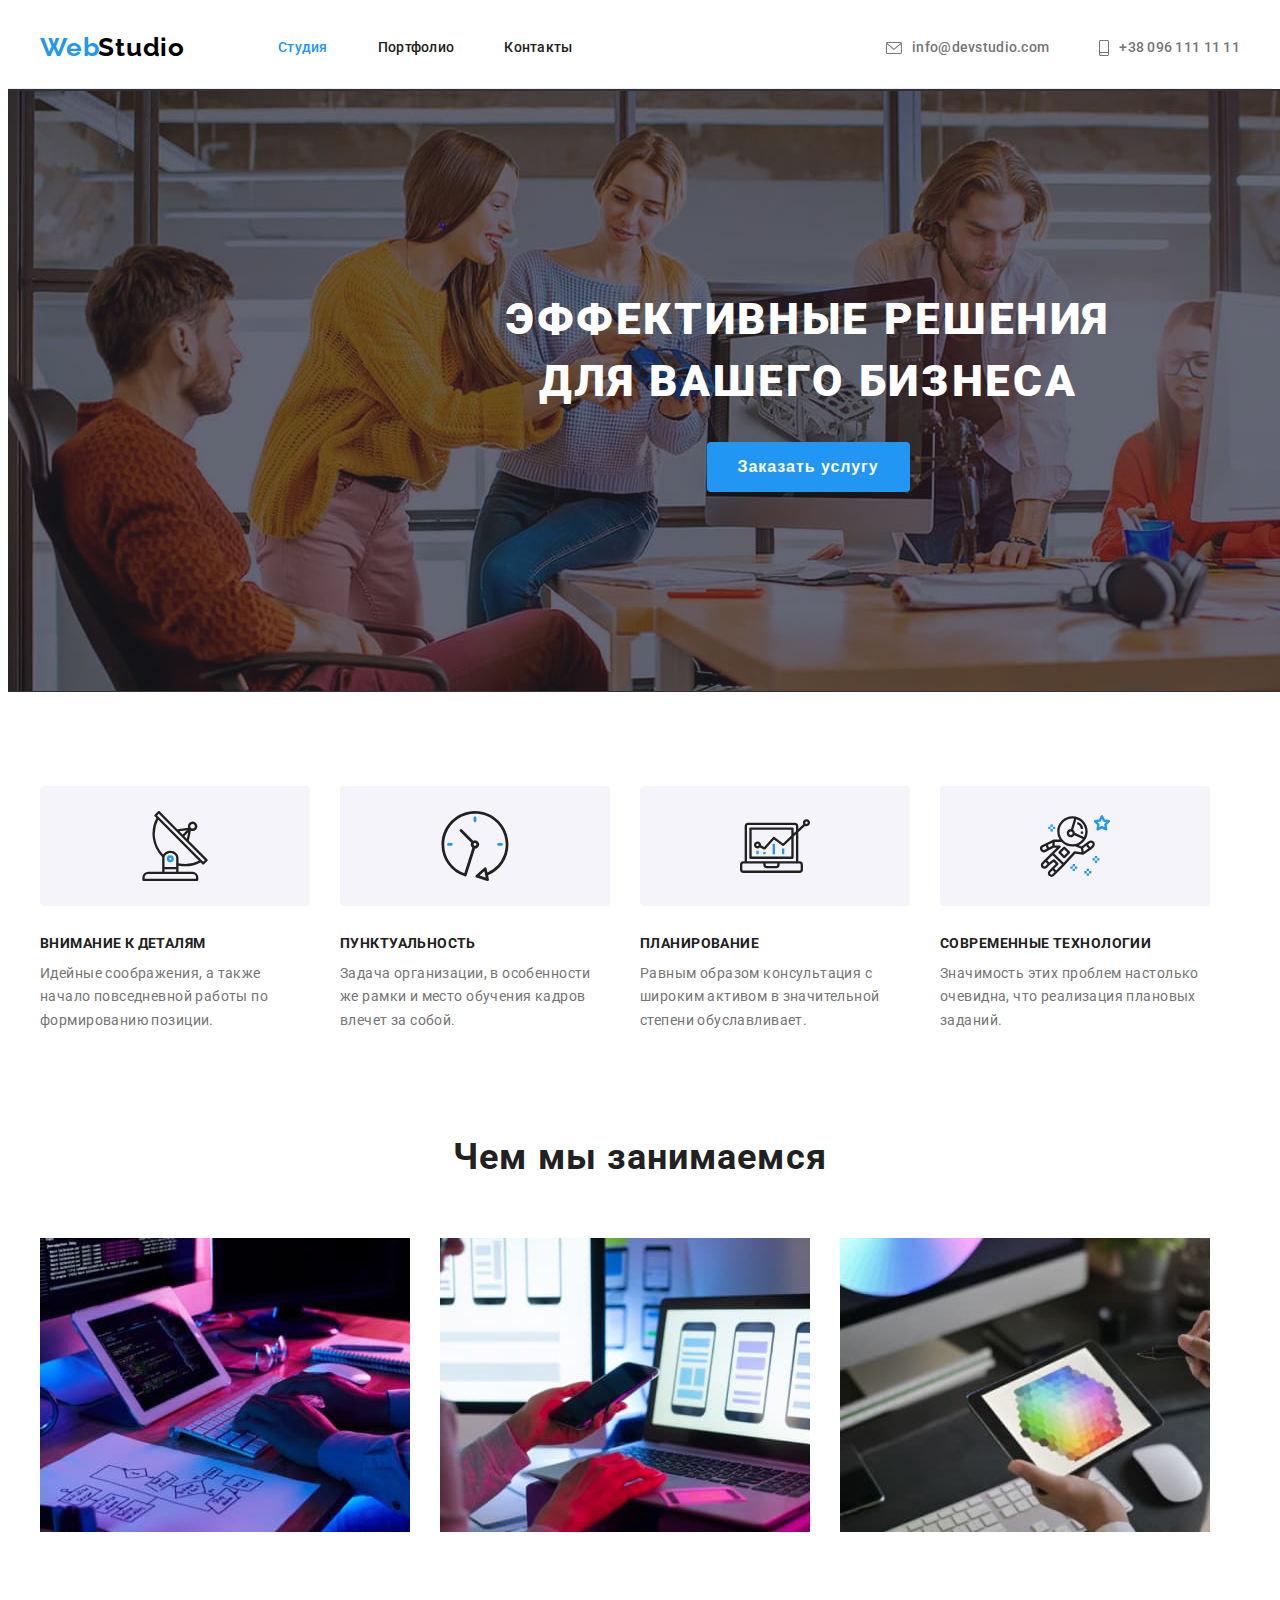
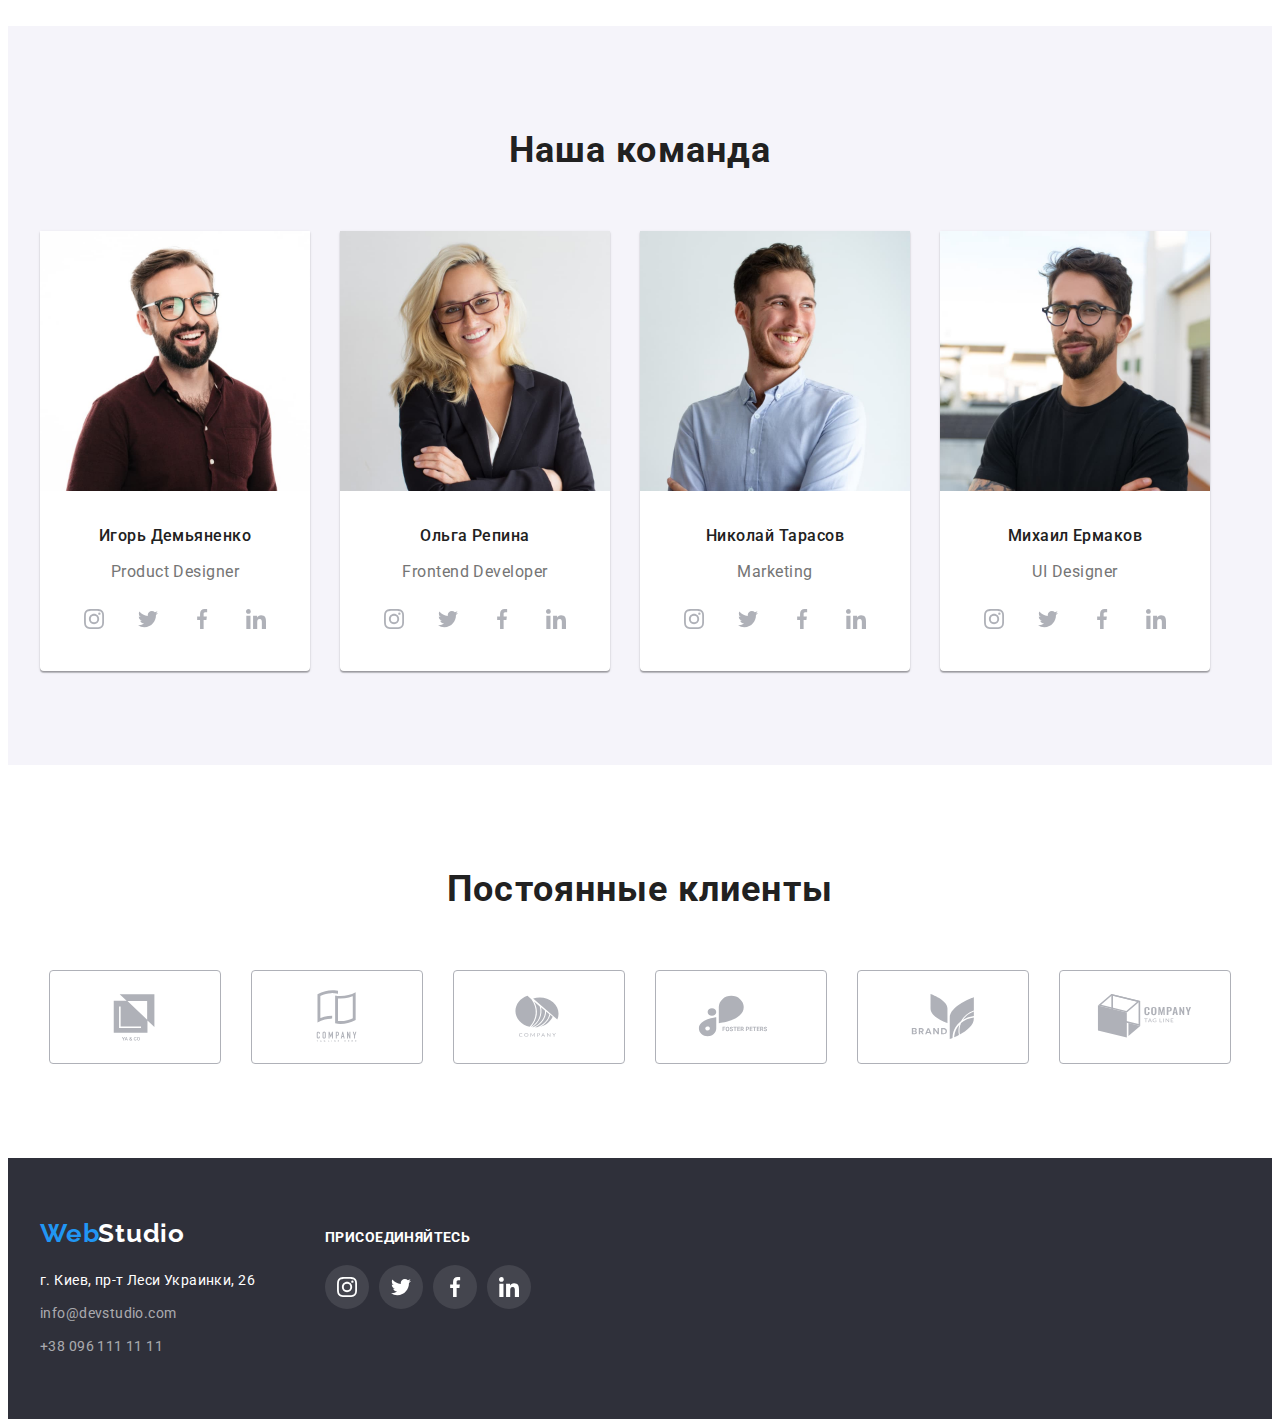
<file: index.html>
<!DOCTYPE html>
<html lang="ru">
	<head>
		<meta charset="UTF-8" />
		<meta http-equiv="X-UA-Compatible" content="IE=edge" />
		<meta name="viewport" content="width=device-width, initial-scale=1.0" />
		<title>Студия</title>
		<link rel="preconnect" href="https://fonts.googleapis.com" />
		<link rel="preconnect" href="https://fonts.gstatic.com" crossorigin />
		<link
			href="https://fonts.googleapis.com/css2?family=Raleway:wght@700&family=Roboto:wght@400;500;700;900&display=swap"
			rel="stylesheet"
		/>
		<link
			rel="stylesheet"
			href="https://cdnjs.cloudflare.com/ajax/libs/modern-normalize/1.1.0/modern-normalize.min.css"
			integrity="sha512-wpPYUAdjBVSE4KJnH1VR1HeZfpl1ub8YT/NKx4PuQ5NmX2tKuGu6U/JRp5y+Y8XG2tV+wKQpNHVUX03MfMFn9Q=="
			crossorigin="anonymous"
			referrerpolicy="no-referrer"
		/>
		<link rel="stylesheet" href="./css/styles.css" />
	</head>
	<body>
		<!-- header section -->
		<header class="header">
			<div class="container header-container">
				<a class="logo link" href="index.html" lang="en">
					Web
					<span class="logo-text">Studio</span>
				</a>
				<nav class="nav">
					<ul class="nav-list list">
						<li><a class="nav-link link current" href="./index.html">Студия</a></li>
						<li><a class="nav-link link" href="./portfolio.html">Портфолио</a></li>
						<li><a class="nav-link link" href="">Контакты</a></li>
					</ul>
				</nav>
				<ul class="contacts-list list">
					<li>
						<a class="link header-contacts" href="mailto:info@devstudio.com">
							<svg class="contacts-icon" width="16" height="12">
								<use href="./images/icons/icons.svg#mail"></use>
							</svg>
							info@devstudio.com
						</a>
					</li>
					<li>
						<a class="link header-contacts" href="tel:+380961111111">
							<svg class="contacts-icon" width="10" height="16">
								<use href="./images/icons/icons.svg#smartphone"></use>
							</svg>
							+38 096 111 11 11
						</a>
					</li>
				</ul>
			</div>
		</header>
		<!-- main section -->
		<main class="maim">
			<!-- hero section -->
			<section class="hero section">
				<div class="hero-container container">
					<h1 class="hero-title">Эффективные решения для вашего бизнеса</h1>
					<button class="hero-btn" type="button">Заказать услугу</button>
				</div>
			</section>
			<!-- abbout section -->
			<section class="abbout section">
				<div class="container">
					<h2 class="visually-hidden">Особености</h2>
					<ul class="list abbout-container">
						<li class="abbout-iteam">
							<div class="abbout-icon-box">
								<svg class="abbout-icon" width="70" height="70">
									<use href="./images/icons/icons.svg#antenna"></use>
								</svg>
							</div>
							<h3 class="abbout-title">Внимание к деталям</h3>
							<p class="abbout-text">
								Идейные соображения, а также начало повседневной работы по формированию позиции.
							</p>
						</li>
						<li class="abbout-iteam">
							<div class="abbout-icon-box">
								<svg class="abbout-icon" width="70" height="70">
									<use href="./images/icons/icons.svg#clock"></use>
								</svg>
							</div>
							<h3 class="abbout-title">Пунктуальность</h3>
							<p class="abbout-text">
								Задача организации, в особенности же рамки и место обучения кадров влечет за собой.
							</p>
						</li>
						<li class="abbout-iteam">
							<div class="abbout-icon-box">
								<svg class="abbout-icon" width="70" height="70">
									<use href="./images/icons/icons.svg#diagram"></use>
								</svg>
							</div>
							<h3 class="abbout-title">Планирование</h3>
							<p class="abbout-text">
								Равным образом консультация с широким активом в значительной степени обуславливает.
							</p>
						</li>
						<li class="abbout-iteam">
							<div class="abbout-icon-box">
								<svg class="abbout-icon" width="70" height="70">
									<use href="./images/icons/icons.svg#astronaut"></use>
								</svg>
							</div>
							<h3 class="abbout-title">Современные технологии</h3>
							<p class="abbout-text">Значимость этих проблем настолько очевидна, что реализация плановых заданий.</p>
						</li>
					</ul>
				</div>
			</section>
			<!--work section  -->
			<section class="work section">
				<div class="work-container container">
					<h2 class="work-title title">Чем мы занимаемся</h2>
					<ul class="work-containet list">
						<li>
							<img src="./images/index/work1.jpg" alt="Верстка" width="370" height="294" />
						</li>
						<li>
							<img src="./images/index/work2.jpg" alt="Дизайн" width="370" height="294" />
						</li>
						<li>
							<img src="./images/index/work3.jpg" alt="Внешнее оформление" width="370" height="294" />
						</li>
					</ul>
				</div>
			</section>
			<!-- team section -->
			<section class="team section">
				<div class="team-container container">
					<h2 class="team-title title">Наша команда</h2>
					<ul class="team-list list">
						<li class="team-iteam">
							<img
								class="team-img"
								src="./images/index/face1.jpg"
								alt="На фото Игорь Демьяненко"
								height="260"
								width="270"
							/>
							<div class="name-wrapper">
								<h3 class="name-title">Игорь Демьяненко</h3>
								<p class="name-text" lang="en">Product Designer</p>
								<ul class="social-list list">
									<li class="social-item item">
										<a class="socia-link" href="" target="_blank" rel="noopener noreferrer" aria-label="instagram">
											<svg class="social-icon" width="20" height="20">
												<use href="./images/icons/icons.svg#instagram"></use>
											</svg>
										</a>
									</li>
									<li class="social-item item">
										<a class="socia-link" href="" target="_blank" rel="noopener noreferrer" aria-label="twitter">
											<svg class="social-icon" width="20" height="20">
												<use href="./images/icons/icons.svg#twitter"></use>
											</svg>
										</a>
									</li>
									<li class="social-item item">
										<a class="socia-link" href="" target="_blank" rel="noopener noreferrer" aria-label="facebook">
											<svg class="social-icon" width="20" height="20">
												<use href="./images/icons/icons.svg#facebook"></use>
											</svg>
										</a>
									</li>
									<li class="social-item item">
										<a class="socia-link" href="" target="_blank" rel="noopener noreferrer" aria-label="linkedin">
											<svg class="social-icon" width="20" height="20">
												<use href="./images/icons/icons.svg#linkedin"></use>
											</svg>
										</a>
									</li>
								</ul>
							</div>
						</li>
						<li class="team-iteam">
							<img
								class="team-img"
								src="./images/index/face2.jpg"
								alt="На фото Ольга Репина"
								height="260"
								width="270"
							/>
							<div class="name-wrapper">
								<h3 class="name-title">Ольга Репина</h3>
								<p class="name-text" lang="en">Frontend Developer</p>
								<ul class="social-list list">
									<li class="social-item item">
										<a class="socia-link" href="" target="_blank" rel="noopener noreferrer" aria-label="instagram">
											<svg class="social-icon" width="20" height="20">
												<use href="./images/icons/icons.svg#instagram"></use>
											</svg>
										</a>
									</li>
									<li class="social-item item">
										<a class="socia-link" href="" target="_blank" rel="noopener noreferrer" aria-label="twitter">
											<svg class="social-icon" width="20" height="20">
												<use href="./images/icons/icons.svg#twitter"></use>
											</svg>
										</a>
									</li>
									<li class="social-item item">
										<a class="socia-link" href="" target="_blank" rel="noopener noreferrer" aria-label="facebook">
											<svg class="social-icon" width="20" height="20">
												<use href="./images/icons/icons.svg#facebook"></use>
											</svg>
										</a>
									</li>
									<li class="social-item item">
										<a class="socia-link" href="" target="_blank" rel="noopener noreferrer" aria-label="linkedin">
											<svg class="social-icon" width="20" height="20">
												<use href="./images/icons/icons.svg#linkedin"></use>
											</svg>
										</a>
									</li>
								</ul>
							</div>
						</li>
						<li class="team-iteam">
							<img
								class="team-img"
								src="./images/index/face3.jpg"
								alt="На фото Николай Тарасов"
								height="260"
								width="270"
							/>
							<div class="name-wrapper">
								<h3 class="name-title">Николай Тарасов</h3>
								<p class="name-text" lang="en">Marketing</p>
								<ul class="social-list list">
									<li class="social-item item">
										<a class="socia-link" href="" target="_blank" rel="noopener noreferrer" aria-label="instagram">
											<svg class="social-icon" width="20" height="20">
												<use href="./images/icons/icons.svg#instagram"></use>
											</svg>
										</a>
									</li>
									<li class="social-item item">
										<a class="socia-link" href="" target="_blank" rel="noopener noreferrer" aria-label="twitter">
											<svg class="social-icon" width="20" height="20">
												<use href="./images/icons/icons.svg#twitter"></use>
											</svg>
										</a>
									</li>
									<li class="social-item item">
										<a class="socia-link" href="" target="_blank" rel="noopener noreferrer" aria-label="facebook">
											<svg class="social-icon" width="20" height="20">
												<use href="./images/icons/icons.svg#facebook"></use>
											</svg>
										</a>
									</li>
									<li class="social-item item">
										<a class="socia-link" href="" target="_blank" rel="noopener noreferrer" aria-label="linkedin">
											<svg class="social-icon" width="20" height="20">
												<use href="./images/icons/icons.svg#linkedin"></use>
											</svg>
										</a>
									</li>
								</ul>
							</div>
						</li>
						<li class="team-iteam">
							<img
								class="team-img"
								src="./images/index/face4.jpg"
								alt="На фото Михаил Ермаков"
								height="260"
								width="270"
							/>
							<div class="name-wrapper">
								<h3 class="name-title">Михаил Ермаков</h3>
								<p class="name-text" lang="en">UI Designer</p>
								<ul class="social-list list">
									<li class="social-item item">
										<a class="socia-link" href="" target="_blank" rel="noopener noreferrer" aria-label="instagram">
											<svg class="social-icon" width="20" height="20">
												<use href="./images/icons/icons.svg#instagram"></use>
											</svg>
										</a>
									</li>
									<li class="social-item item">
										<a class="socia-link" href="" target="_blank" rel="noopener noreferrer" aria-label="twitter">
											<svg class="social-icon" width="20" height="20">
												<use href="./images/icons/icons.svg#twitter"></use>
											</svg>
										</a>
									</li>
									<li class="social-item item">
										<a class="socia-link" href="" target="_blank" rel="noopener noreferrer" aria-label="facebook">
											<svg class="social-icon" width="20" height="20">
												<use href="./images/icons/icons.svg#facebook"></use>
											</svg>
										</a>
									</li>
									<li class="social-item item">
										<a class="socia-link" href="" target="_blank" rel="noopener noreferrer" aria-label="linkedin">
											<svg class="social-icon" width="20" height="20">
												<use href="./images/icons/icons.svg#linkedin"></use>
											</svg>
										</a>
									</li>
								</ul>
							</div>
						</li>
					</ul>
				</div>
			</section>
			<section class="customers section">
				<div class="customers-container container">
					<h2 class="customers-title title">Постоянные клиенты</h2>
					<ul class="customers-list list">
						<li class="customers-item item">
							<a href="" class="customers-link link" target="_blank" rel="noopener noreferrer">
								<svg class="customers-icon icon" width="106" height="60">
									<use href="./images/icons/icons.svg#logo1"></use>
								</svg>
							</a>
						</li>
						<li class="customers-item item">
							<a href="" class="customers-link link" target="_blank" rel="noopener noreferrer">
								<svg class="customers-icon icon" width="106" height="60">
									<use href="./images/icons/icons.svg#logo2"></use>
								</svg>
							</a>
						</li>
						<li class="customers-item item">
							<a href="" class="customers-link link" target="_blank" rel="noopener noreferrer">
								<svg class="customers-icon icon" width="106" height="60">
									<use href="./images/icons/icons.svg#logo3"></use>
								</svg>
							</a>
						</li>
						<li class="customers-item item">
							<a href="" class="customers-link link" target="_blank" rel="noopener noreferrer">
								<svg class="customers-icon icon" width="106" height="60">
									<use href="./images/icons/icons.svg#logo4"></use>
								</svg>
							</a>
						</li>
						<li class="customers-item item">
							<a href="" class="customers-link link" target="_blank" rel="noopener noreferrer">
								<svg class="customers-icon icon" width="106" height="60">
									<use href="./images/icons/icons.svg#logo5"></use>
								</svg>
							</a>
						</li>
						<li class="customers-item item">
							<a href="" class="customers-link link" target="_blank" rel="noopener noreferrer">
								<svg class="customers-icon icon" width="106" height="60">
									<use href="./images/icons/icons.svg#logo6"></use>
								</svg>
							</a>
						</li>
					</ul>
				</div>
			</section>
		</main>
		<!-- footer section -->
		<footer class="footer">
			<div class="footer-container container">
				<div class="footer-address">
					<a class="footer-logo logo link" href="index.html" lang="en">
						Web
						<span class="logo-text-footer">Studio</span>
					</a>
					<address class="address">
						<ul class="address-list list">
							<li class="address-link">
								<a
									class="link map-link"
									href="https://goo.gl/maps/qAN8Z4eKV2x6crum7"
									target="_blank"
									rel="noopener noreferrer"
								>
									г. Киев, пр-т Леси Украинки, 26
								</a>
							</li>
							<li class="address-link">
								<a class="link contacts-footer" href="mailto:info@devstudio.com">info@devstudio.com</a>
							</li>
							<li class="address-link">
								<a class="link contacts-footer" href="tel:+380961111111">+38 096 111 11 11</a>
							</li>
						</ul>
					</address>
				</div>
				<div class="footer-socials">
					<h2 class="socials-title title">присоединяйтесь</h2>
					<ul class="footer-social-list list">
						<li class="footer-social-item item">
							<a class="footer-socia-link" href="" target="_blank" rel="noopener noreferrer" aria-label="instagram">
								<svg class="footer-social-icon" width="20" height="20">
									<use href="./images/icons/icons.svg#instagram"></use>
								</svg>
							</a>
						</li>
						<li class="footer-social-item item">
							<a class="footer-socia-link" href="" target="_blank" rel="noopener noreferrer" aria-label="twitter">
								<svg class="footer-social-icon" width="20" height="20">
									<use href="./images/icons/icons.svg#twitter"></use>
								</svg>
							</a>
						</li>
						<li class="footer-social-item item">
							<a class="footer-socia-link" href="" target="_blank" rel="noopener noreferrer" aria-label="facebook">
								<svg class="footer-social-icon" width="20" height="20">
									<use href="./images/icons/icons.svg#facebook"></use>
								</svg>
							</a>
						</li>
						<li class="footer-social-item item">
							<a class="footer-socia-link" href="" target="_blank" rel="noopener noreferrer" aria-label="linkedin">
								<svg class="footer-social-icon" width="20" height="20">
									<use href="./images/icons/icons.svg#linkedin"></use>
								</svg>
							</a>
						</li>
					</ul>
				</div>
			</div>
		</footer>
	</body>
</html>
</file>
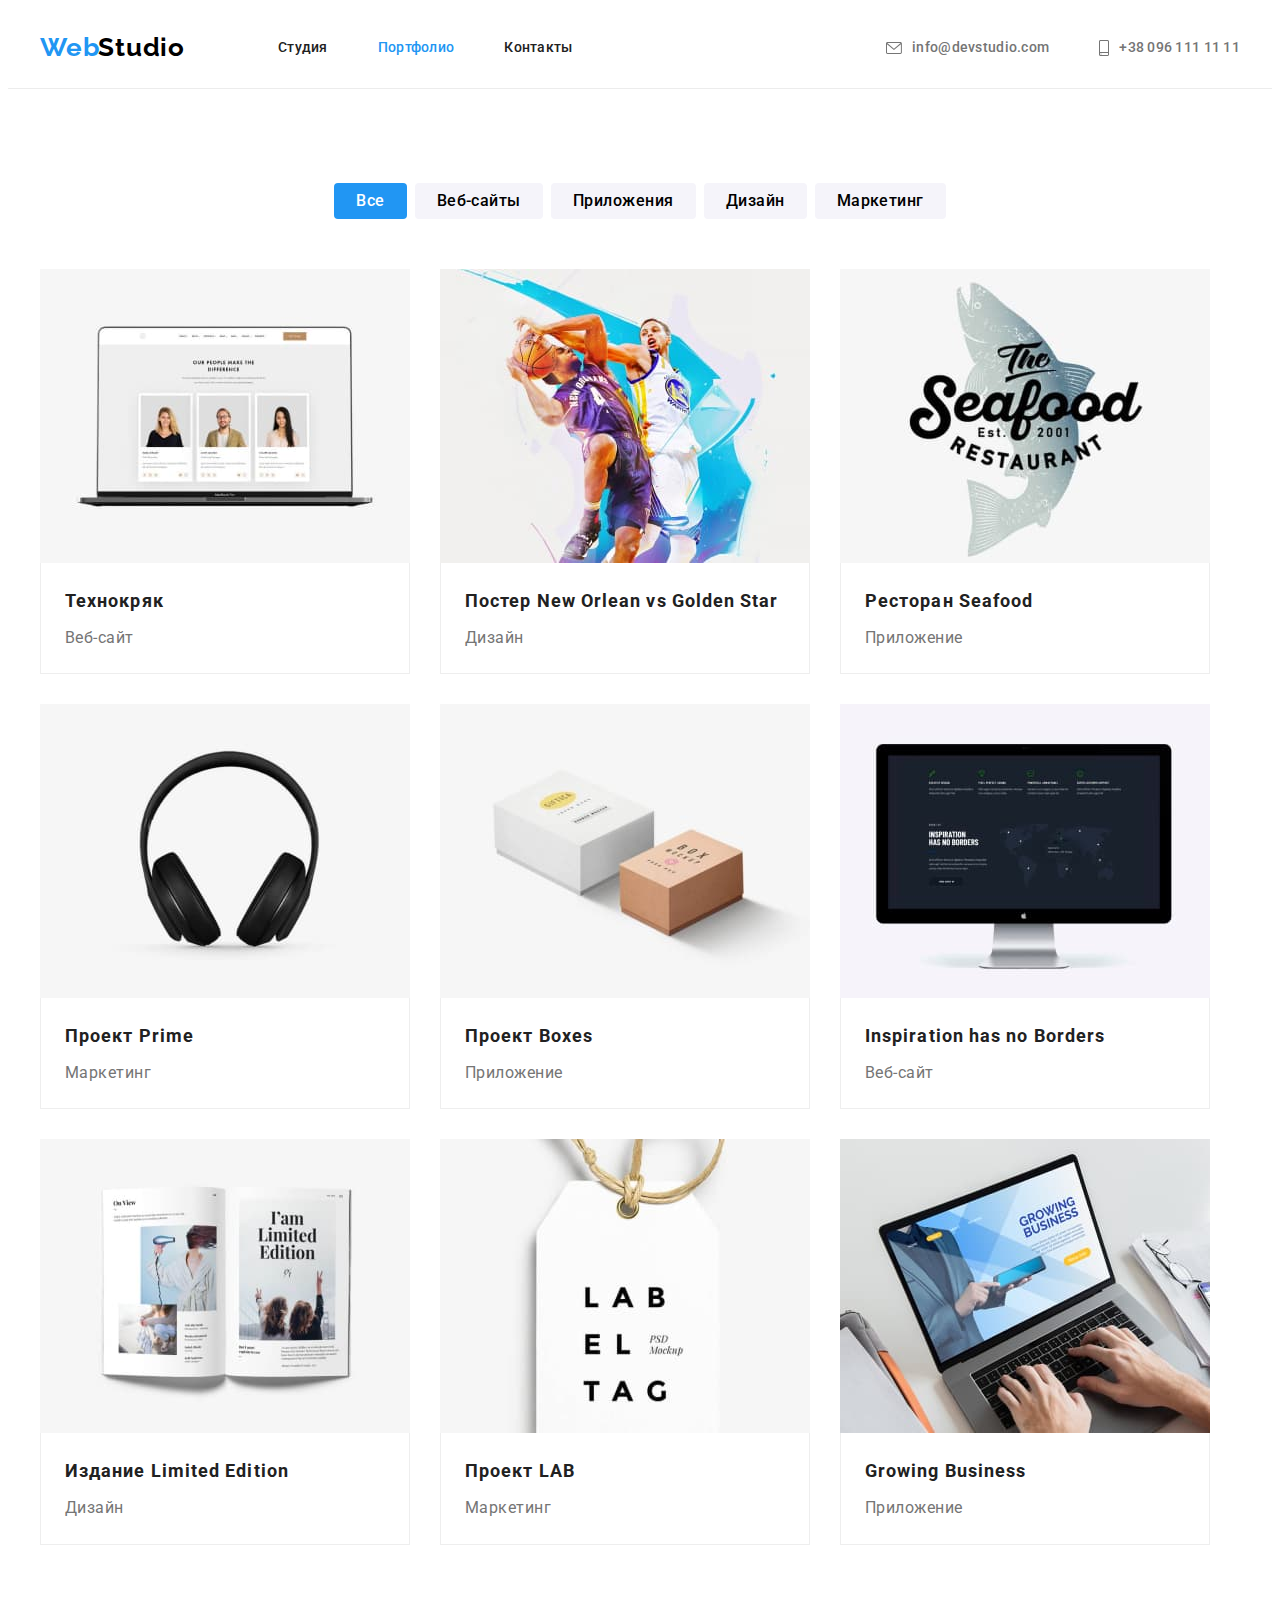
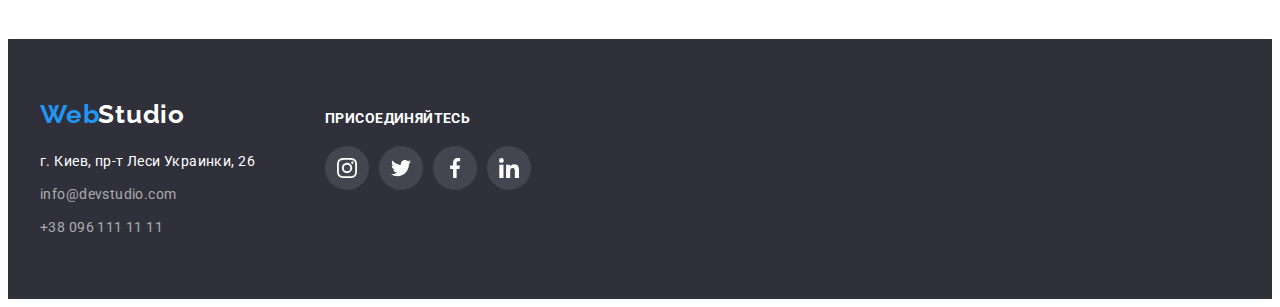
<file: portfolio.html>
<!DOCTYPE html>
<html lang="ru">
	<head>
		<meta charset="UTF-8" />
		<meta http-equiv="X-UA-Compatible" content="IE=edge" />
		<meta name="viewport" content="width=device-width, initial-scale=1.0" />
		<title>Портфолио</title>
		<link rel="preconnect" href="https://fonts.googleapis.com" />
		<link rel="preconnect" href="https://fonts.gstatic.com" crossorigin />
		<link
			href="https://fonts.googleapis.com/css2?family=Raleway:wght@700&family=Roboto:wght@400;500;700;900&display=swap"
			rel="stylesheet"
		/>
		<link
			rel="stylesheet"
			href="https://cdnjs.cloudflare.com/ajax/libs/modern-normalize/1.1.0/modern-normalize.min.css"
			integrity="sha512-wpPYUAdjBVSE4KJnH1VR1HeZfpl1ub8YT/NKx4PuQ5NmX2tKuGu6U/JRp5y+Y8XG2tV+wKQpNHVUX03MfMFn9Q=="
			crossorigin="anonymous"
			referrerpolicy="no-referrer"
		/>
		<link rel="stylesheet" href="./css/styles.css" />
	</head>
	<body>
		<!-- header section -->
		<header class="header">
			<div class="container header-container">
				<a class="logo link" href="index.html" lang="en">
					Web
					<span class="logo-text">Studio</span>
				</a>
				<nav class="nav">
					<ul class="nav-list list">
						<li><a class="nav-link link" href="./index.html">Студия</a></li>
						<li><a class="nav-link link current" href="./portfolio.html">Портфолио</a></li>
						<li><a class="nav-link link" href="">Контакты</a></li>
					</ul>
				</nav>
				<ul class="contacts-list list">
					<li>
						<a class="link header-contacts" href="mailto:info@devstudio.com">
							<svg class="contacts-icon" width="16" height="12">
								<use href="./images/icons/icons.svg#mail"></use>
							</svg>
							info@devstudio.com
						</a>
					</li>
					<li>
						<a class="link header-contacts" href="tel:+380961111111">
							<svg class="contacts-icon" width="10" height="16">
								<use href="./images/icons/icons.svg#smartphone"></use>
							</svg>
							+38 096 111 11 11
						</a>
					</li>
				</ul>
			</div>
		</header>
		<!-- main section -->
		<main class="maim">
			<section class="section-portfolio section">
				<div class="portfolio-container container">
					<h1 class="portfolio-title visually-hidden">Портфолио</h1>
					<ul class="list filter">
						<li><button type="button" class="filter-btn all-btn current-btn">Все</button></li>
						<li><button type="button" class="filter-btn web-btn">Веб-сайты</button></li>
						<li><button type="button" class="filter-btn app-btn">Приложения</button></li>
						<li><button type="button" class="filter-btn decing-btn">Дизайн</button></li>
						<li><button type="button" class="filter-btn marketing-btn">Маркетинг</button></li>
					</ul>
					<!-- portfolio list -->
					<ul class="portfolio-list list">
						<li class="portfolio-item">
							<a class="portfolio-link link" href="">
								<img src="./images/portfolio/img1.jpg" alt="Сайт Технокряк" width="370" height="294" />
								<div class="portrolio-wrapper">
									<h2 class="portfolio-title">Технокряк</h2>
									<p class="portfolio-text">Веб-сайт</p>
								</div>
							</a>
						</li>
						<li class="portfolio-item">
							<a class="portfolio-link link" href="">
								<img src="./images/portfolio/img2.jpg" alt="Дизайн постера" width="370" height="294" />
								<div class="portrolio-wrapper">
									<h2 class="portfolio-title">Постер New Orlean vs Golden Star</h2>
									<p class="portfolio-text">Дизайн</p>
								</div>
							</a>
						</li>
						<li class="portfolio-item">
							<a class="portfolio-link link" href="">
								<img src="./images/portfolio/img3.jpg" alt="Приложение ресторана" width="370" height="294" />
								<div class="portrolio-wrapper">
									<h2 class="portfolio-title">Ресторан Seafood</h2>
									<p class="portfolio-text">Приложение</p>
								</div>
							</a>
						</li>
						<li class="portfolio-item">
							<a class="portfolio-link link" href="">
								<img src="./images/portfolio/img4.jpg" alt="Маркетинг проекта" width="370" height="294" />
								<div class="portrolio-wrapper">
									<h2 class="portfolio-title">Проект Prime</h2>
									<p class="portfolio-text">Маркетинг</p>
								</div>
							</a>
						</li>
						<li class="portfolio-item">
							<a class="portfolio-link link" href="">
								<img src="./images/portfolio/img5.jpg" alt="Дизайн приложения" width="370" height="294" />
								<div class="portrolio-wrapper">
									<h2 class="portfolio-title">Проект Boxes</h2>
									<p class="portfolio-text">Приложение</p>
								</div>
							</a>
						</li>
						<li class="portfolio-item">
							<a class="portfolio-link link" href="">
								<img src="./images/portfolio/img6.jpg" alt="Сайт Inspiration has no Borders" width="370" height="294" />
								<div class="portrolio-wrapper">
									<h2 class="portfolio-title">Inspiration has no Borders</h2>
									<p class="portfolio-text">Веб-сайт</p>
								</div>
							</a>
						</li>
						<li class="portfolio-item">
							<a class="portfolio-link link" href="">
								<img src="./images/portfolio/img7.jpg" alt="Дизайн издания" width="370" height="294" />
								<div class="portrolio-wrapper">
									<h2 class="portfolio-title">Издание Limited Edition</h2>
									<p class="portfolio-text">Дизайн</p>
								</div>
							</a>
						</li>
						<li class="portfolio-item">
							<a class="portfolio-link link" href="">
								<img src="./images/portfolio/img8.jpg" alt="Маркетинг проекта" width="370" height="294" />
								<div class="portrolio-wrapper">
									<h2 class="portfolio-title">Проект LAB</h2>
									<p class="portfolio-text">Маркетинг</p>
								</div>
							</a>
						</li>
						<li class="portfolio-item">
							<a class="portfolio-link link" href="">
								<img src="./images/portfolio/img9.jpg" alt="Приложение" width="370" height="294" />
								<div class="portrolio-wrapper">
									<h2 class="portfolio-title">Growing Business</h2>
									<p class="portfolio-text">Приложение</p>
								</div>
							</a>
						</li>
					</ul>
				</div>
			</section>
		</main>
		<!-- footer section -->
		<footer class="footer">
			<div class="footer-container container">
				<div class="footer-address">
					<a class="footer-logo logo link" href="index.html" lang="en">
						Web
						<span class="logo-text-footer">Studio</span>
					</a>
					<address class="address">
						<ul class="address-list list">
							<li class="address-link">
								<a
									class="link map-link"
									href="https://goo.gl/maps/qAN8Z4eKV2x6crum7"
									target="_blank"
									rel="noopener noreferrer"
								>
									г. Киев, пр-т Леси Украинки, 26
								</a>
							</li>
							<li class="address-link">
								<a class="link contacts-footer" href="mailto:info@devstudio.com">info@devstudio.com</a>
							</li>
							<li class="address-link">
								<a class="link contacts-footer" href="tel:+380961111111">+38 096 111 11 11</a>
							</li>
						</ul>
					</address>
				</div>
				<div class="footer-socials">
					<h2 class="socials-title title">присоединяйтесь</h2>
					<ul class="footer-social-list list">
						<li class="footer-social-item item">
							<a class="footer-socia-link" href="" target="_blank" rel="noopener noreferrer" aria-label="instagram">
								<svg class="footer-social-icon" width="20" height="20">
									<use href="./images/icons/icons.svg#instagram"></use>
								</svg>
							</a>
						</li>
						<li class="footer-social-item item">
							<a class="footer-socia-link" href="" target="_blank" rel="noopener noreferrer" aria-label="twitter">
								<svg class="footer-social-icon" width="20" height="20">
									<use href="./images/icons/icons.svg#twitter"></use>
								</svg>
							</a>
						</li>
						<li class="footer-social-item item">
							<a class="footer-socia-link" href="" target="_blank" rel="noopener noreferrer" aria-label="facebook">
								<svg class="footer-social-icon" width="20" height="20">
									<use href="./images/icons/icons.svg#facebook"></use>
								</svg>
							</a>
						</li>
						<li class="footer-social-item item">
							<a class="footer-socia-link" href="" target="_blank" rel="noopener noreferrer" aria-label="linkedin">
								<svg class="footer-social-icon" width="20" height="20">
									<use href="./images/icons/icons.svg#linkedin"></use>
								</svg>
							</a>
						</li>
					</ul>
				</div>
			</div>
		</footer>
	</body>
</html>
</file>
<file: css/styles.css>
/*  "Roboto", sans-serif;
	"Raleway", sans-serif; */
:root {
	--black-text-color: #212121;
	--gray-text-color: #757575;
	--blue-text-color: #2196f3;
	--selection-btn-color: #188ce8;
	--white-bgr-text-color: #ffffff;
	--gray-icon-color: #afb1b8;
	--secondary-bgr-color: #f5f4fa;
	--hero-footer-bgr-color: #2f303a;
	--footer-text-color: rgba(255, 255, 255, 0.6);
}
body {
	background-color: var(--white-bgr-text-color);
	font-family: "Roboto", sans-serif;
	color: var(--black-text-color);
}
/* reset */
h1,
h2,
h3,
h4,
h5,
h6,
p,
ul {
	margin: 0;
	padding: 0;
}
img {
	display: block;
}
.list {
	list-style: none;
}
.link {
	text-decoration: none;
	margin: 0;
	padding: 0;
}
.visually-hidden {
	position: absolute;
	width: 1px;
	height: 1px;
	margin: -1px;
	border: 0;
	padding: 0;

	white-space: nowrap;
	clip-path: inset(100%);
	clip: rect(0 0 0 0);
	overflow: hidden;
}
/*  */
/* base styles */
.container {
	width: 1200px;
	padding-left: 15px;
	padding-right: 15px;
	margin-left: auto;
	margin-right: auto;
}
.section {
	padding-top: 94px;
	padding-bottom: 94px;
}
/* h2 title */
.title {
	font-weight: 700;
	font-size: 36px;
	line-height: 1.7;
	text-align: center;
	letter-spacing: 0.03em;
}
/*  */
/* header */
.header {
	border-bottom: 1px solid #ececec;
}
.header-container {
	display: flex;
	align-items: center;
	padding-top: 0;
	padding-bottom: 0;
}
.logo {
	color: var(--blue-text-color);
	font-family: "Raleway", sans-serif;
	font-weight: 700;
	font-size: 26px;
	line-height: 1.2;
	letter-spacing: 0.03em;
	word-spacing: -0.3em;

	margin-right: 93px;
}
.logo-text {
	color: #000000;
}
.nav-link,
.header-contacts {
	display: block;
}
.nav {
	margin-right: auto;
}

.nav-list {
	display: flex;
	gap: 50px;
}
.nav-link {
	color: var(--blue-text-color);
	color: var(--black-text-color);
	font-weight: 500;
	font-size: 14px;
	line-height: 1.1;
	letter-spacing: 0.02em;

	padding-top: 32px;
	padding-bottom: 32px;
}
.contacts-list {
	display: flex;

	gap: 50px;
}
.header-contacts {
	display: flex;
	justify-content: center;
	align-items: center;

	color: var(--gray-text-color);
	font-weight: 500;
	font-size: 14px;
	line-height: 1.1;
	letter-spacing: 0.02em;

	padding-top: 32px;
	padding-bottom: 32px;
}
.contacts-icon {
	fill: currentColor;
	margin-right: 10px;
}
.contacts-icon:hover,
.contacts-icon:focus {
	fill: currentColor;
}
.current {
	color: var(--blue-text-color);
}
.link:hover,
.link:focus {
	color: var(--blue-text-color);
}
.link:active {
	color: var(--selection-btn-color);
}

/* hero */
.hero {
	width: 1600px;
	margin-left: auto;
	margin-right: auto;
	background-color: var(--hero-footer-bgr-color);
	background-image: linear-gradient(to right, rgba(47, 48, 58, 0.4), rgba(47, 48, 58, 0.4)),
		url(../images/index/hero-bgr.jpg);
	background-repeat: no-repeat;
	background-position: center;
	padding-top: 200px;
	padding-bottom: 200px;
}
.hero-container {
	padding-top: 0;
	padding-bottom: 0;
}
.hero-title {
	color: var(--white-bgr-text-color);
	font-weight: 900;
	font-size: 44px;
	line-height: 1.4;
	text-align: center;
	letter-spacing: 0.06em;
	text-transform: uppercase;

	width: 696px;
	margin-bottom: 30px;
	margin-left: auto;
	margin-right: auto;
}
.hero-btn {
	display: block;
	background-color: var(--blue-text-color);
	color: var(--white-bgr-text-color);
	border: none;
	cursor: pointer;
	font-weight: 700;
	font-size: 16px;
	line-height: 1.9;
	letter-spacing: 0.06em;
	border-radius: 4px;

	min-width: 200px;
	min-height: 50px;
	margin-left: auto;
	margin-right: auto;
	padding: 9px 31px;
}
.hero-btn:hover,
.hero-btn:focus {
	background-color: var(--selection-btn-color);
}
/* abbout */
.abbout-container {
	display: flex;
	gap: 30px;
}
.abbout-icon-box {
	margin-bottom: 30px;
	display: flex;
	align-items: center;
	justify-content: center;
	width: 270px;
	height: 120px;
	background: var(--secondary-bgr-color);
	border-radius: 4px;
}
.abbout-title {
	color: var(--black-text-color);
	font-weight: 700;
	font-size: 14px;
	line-height: 1.1;
	letter-spacing: 0.03em;
	text-transform: uppercase;

	margin-bottom: 10px;
}
.abbout-iteam {
	width: 270px;
}
.abbout-text {
	color: var(--gray-text-color);
	font-size: 14px;
	line-height: 1.7;
	letter-spacing: 0.03em;

	width: 270px;
}

/* work */
.work {
	padding-top: 0;
}

.work-title {
	margin-bottom: 50px;
}
.work-containet {
	display: flex;
	gap: 30px;
}
/* team section*/
.team {
	background-color: var(--secondary-bgr-color);
}
.team-title {
	margin-bottom: 50px;
}
.team-list {
	display: flex;
	gap: 30px;
}
.name-wrapper {
	padding-top: 30px;
	padding-bottom: 30px;
	padding-left: 5px;
	padding-right: 5px;
}
.team-iteam {
	background: var(--white-bgr-text-color);
	border-radius: 0px 0px 4px 4px;
	box-shadow: 0px 1px 3px rgba(0, 0, 0, 0.12), 0px 1px 1px rgba(0, 0, 0, 0.14), 0px 2px 1px rgba(0, 0, 0, 0.2);

	width: 270px;
}
.name-title {
	color: var(--black-text-color);
	font-weight: 500;
	font-size: 16px;
	line-height: 1.9;
	text-align: center;
	letter-spacing: 0.03em;

	margin-bottom: 10px;
}
.name-text {
	color: var(--gray-text-color);
	font-size: 16px;
	line-height: ;
	text-align: center;
	letter-spacing: 0.03em;

	margin-bottom: 16px;
}
.social-list {
	display: flex;
	align-items: center;
	justify-content: center;
	gap: 10px;
}
.socia-link {
	display: flex;
	align-items: center;
	justify-content: center;
	width: 44px;
	height: 44px;
}
.socia-link:hover,
.socia-link:focus {
	background-color: var(--blue-text-color);
	border-radius: 50%;
}
.social-icon {
	fill: var(--gray-icon-color);
}
.socia-link:hover .social-icon,
.socia-link:focus .social-icon {
	fill: var(--white-bgr-text-color);
}
/* customers section */
.customers-title {
	margin-bottom: 50px;
}
.customers-list {
	display: flex;
	align-items: center;
	justify-content: center;
	gap: 30px;
}
.customers-link {
	border: 1px solid var(--gray-icon-color);
	border-radius: 4px;
	width: 170px;
	height: 92px;
	display: flex;
	justify-content: center;
	align-items: center;
}
.customers-link:hover,
.customers-link:focus {
	border: 1px solid var(--blue-text-color);
	border-radius: 4px;
}
.customers-icon {
	fill: var(--gray-icon-color);
}
.customers-link:hover .customers-icon,
.customers-link:focus .customers-icon {
	fill: var(--blue-text-color);
}

/* footer */
.footer {
	background-color: var(--hero-footer-bgr-color);
	padding-top: 60px;
	padding-bottom: 60px;
}
.footer-container {
	display: flex;
	align-items: baseline;
	gap: 70px;
	padding-top: 0;
	padding-bottom: 0;
}
.footer-logo {
	display: inline-block;
	margin-right: 0;
	margin-bottom: 20px;
}
.logo-text-footer {
	color: var(--white-bgr-text-color);
}

.address {
	font-style: normal;
}
.address-link {
	margin-bottom: 9px;
}
.address-link:nth-last-child(1) {
	margin-bottom: 0;
}
.map-link {
	color: var(--white-bgr-text-color);
	font-size: 14px;
	line-height: 1.7;
	letter-spacing: 0.03em;
}
.contacts-footer {
	color: var(--footer-text-color);
	font-size: 14px;
	line-height: 1.7;
	letter-spacing: 0.03em;
}
.footer-socials {
}
.socials-title {
	text-align: left;
	color: var(--white-bgr-text-color);
	font-size: 14px;
	line-height: calc(16 / 14);
	text-transform: uppercase;
	margin-bottom: 20px;
}
.footer-social-links-box {
	padding-bottom: 30px;
}
.footer-social-list {
	display: flex;
	align-items: center;
	justify-content: center;
	gap: 10px;
}
.footer-socia-link {
	display: flex;
	align-items: center;
	justify-content: center;
	width: 44px;
	height: 44px;
	background-color: rgba(255, 255, 255, 0.1);
	border-radius: 50%;
}
.footer-socia-link:hover,
.socia-link:focus {
	background-color: var(--blue-text-color);
	border-radius: 50%;
}
.footer-social-icon {
	fill: var(--white-bgr-text-color);
}
.footer-socia-link:hover .social-icon {
	fill: var(--white-bgr-text-color);
}

/* portfolio.html */
.filter {
	display: flex;
	justify-content: center;
	gap: 8px;
	margin-bottom: 50px;
}
/* filter button */
.filter-btn {
	cursor: pointer;
	font-family: "Roboto";
	font-weight: 500;
	font-size: 16px;
	line-height: 1.6;
	text-align: center;
	letter-spacing: 0.03em;
	background-color: var(--secondary-bgr-color);

	padding: 5px 22px;
	border-radius: 4px;
	border: none;
}
.filter-btn:hover,
.filter-btn:focus {
	background-color: var(--selection-btn-color);
	color: var(--white-bgr-text-color);
	box-shadow: 0px 3px 1px rgba(0, 0, 0, 0.1), 0px 1px 2px rgba(0, 0, 0, 0.08), 0px 2px 2px rgba(0, 0, 0, 0.12);
}
.current-btn {
	background-color: var(--blue-text-color);
	color: var(--white-bgr-text-color);
}
/* portfolio list */
.portfolio-list {
	display: flex;
	flex-wrap: wrap;
	gap: 30px;
}
.portrolio-wrapper {
	padding: 20px 24px;
	border: 1px solid #eeeeee;
	border-top: none;
}
.portfolio-link {
	display: block;
}
.portfolio-link:hover,
.portfolio-link:focus {
	box-shadow: 0px 1px 1px rgba(0, 0, 0, 0.12), 0px 4px 4px rgba(0, 0, 0, 0.06), 1px 4px 6px rgba(0, 0, 0, 0.16);
}
.portfolio-title {
	color: var(--black-text-color);
	font-weight: 700;
	font-size: 18px;
	line-height: 2;
	letter-spacing: 0.06em;

	margin-bottom: 4px;
}
.portfolio-text {
	color: var(--gray-text-color);
	font-size: 16px;
	line-height: 1.9;
	letter-spacing: 0.03em;
}
</file>
